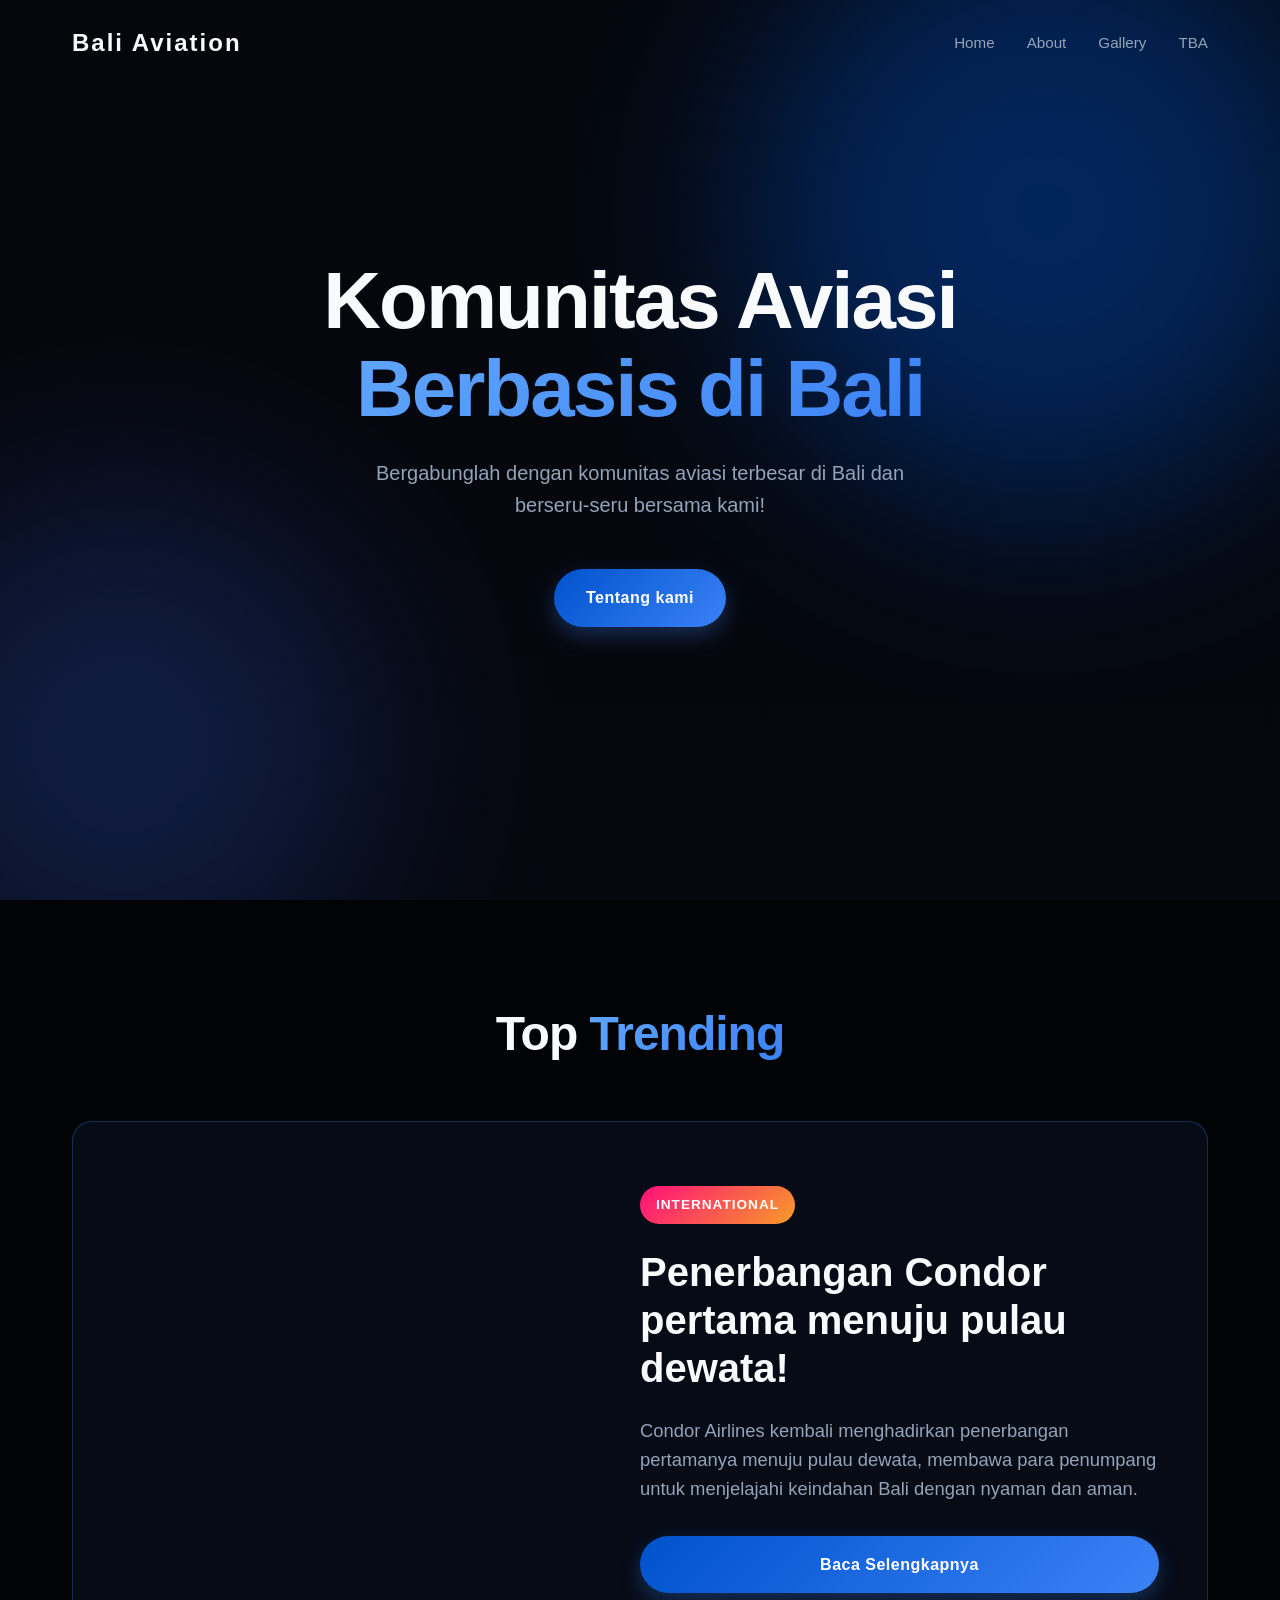
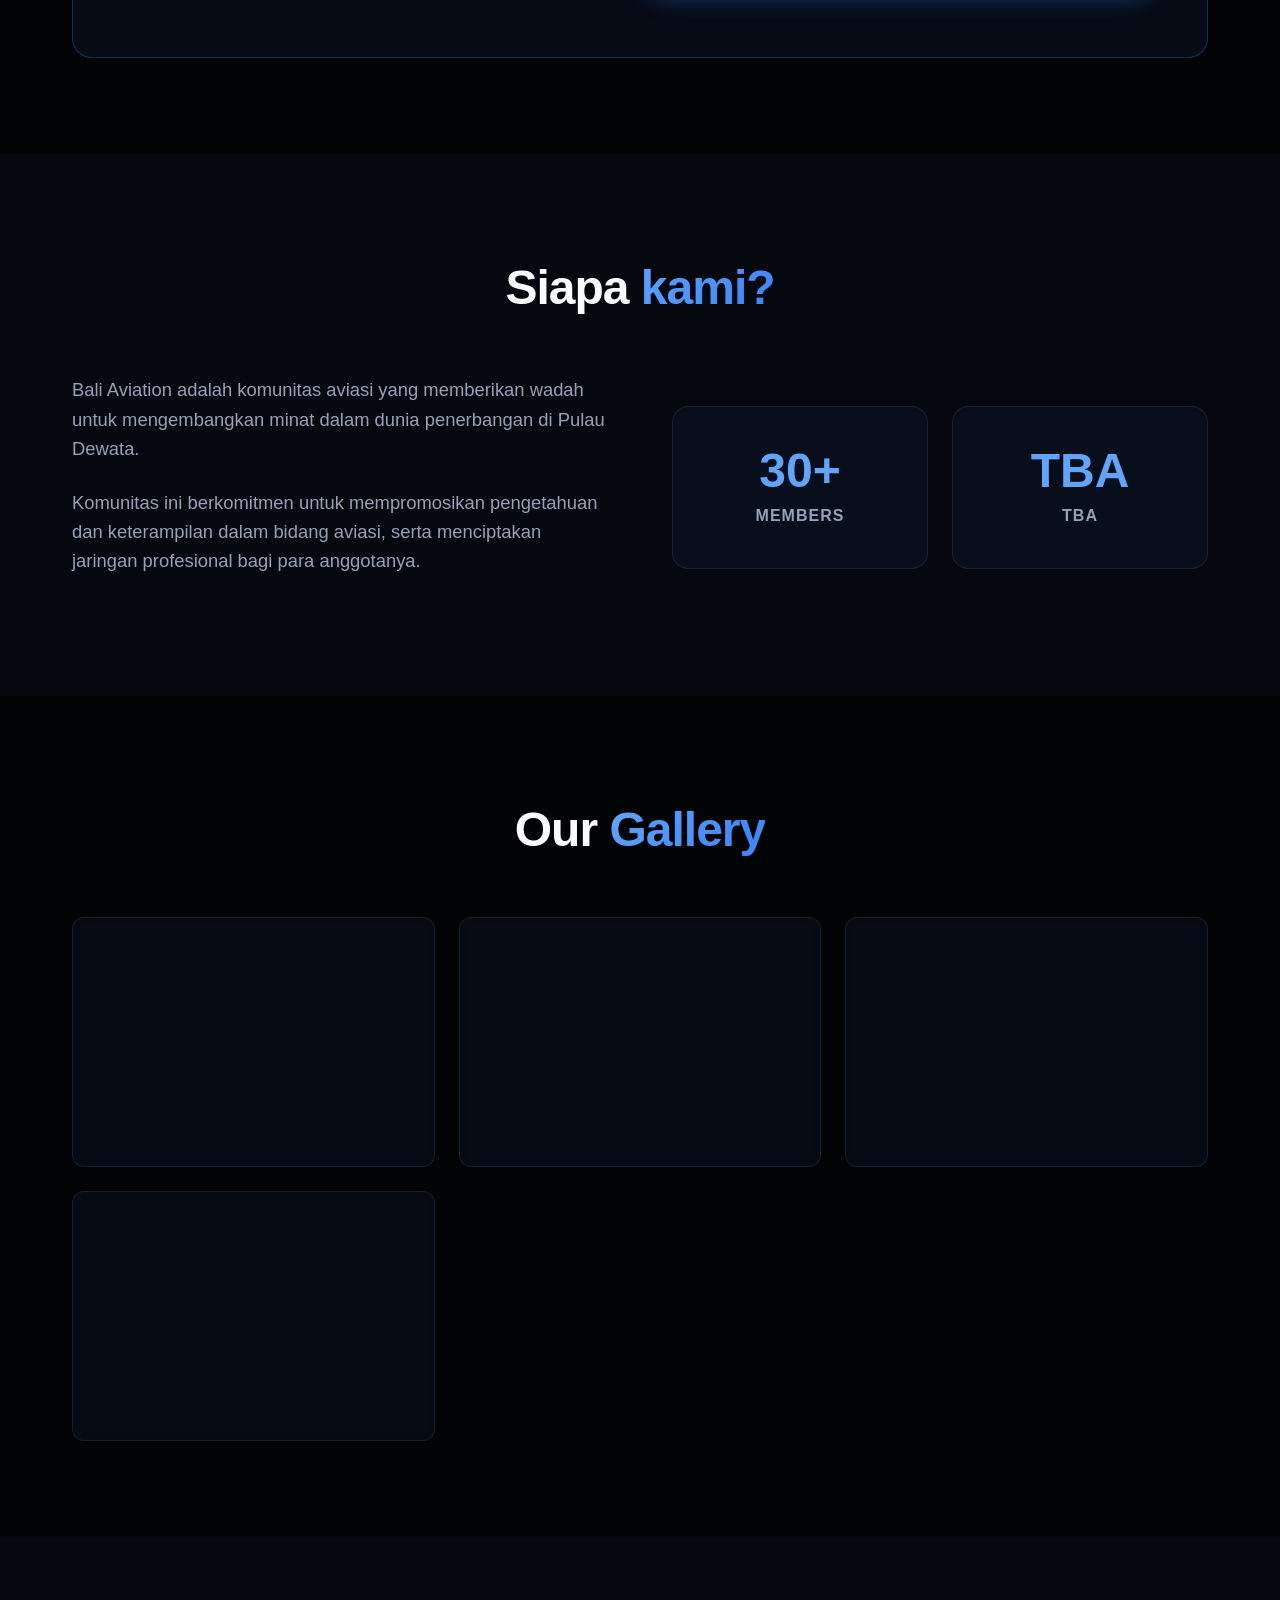
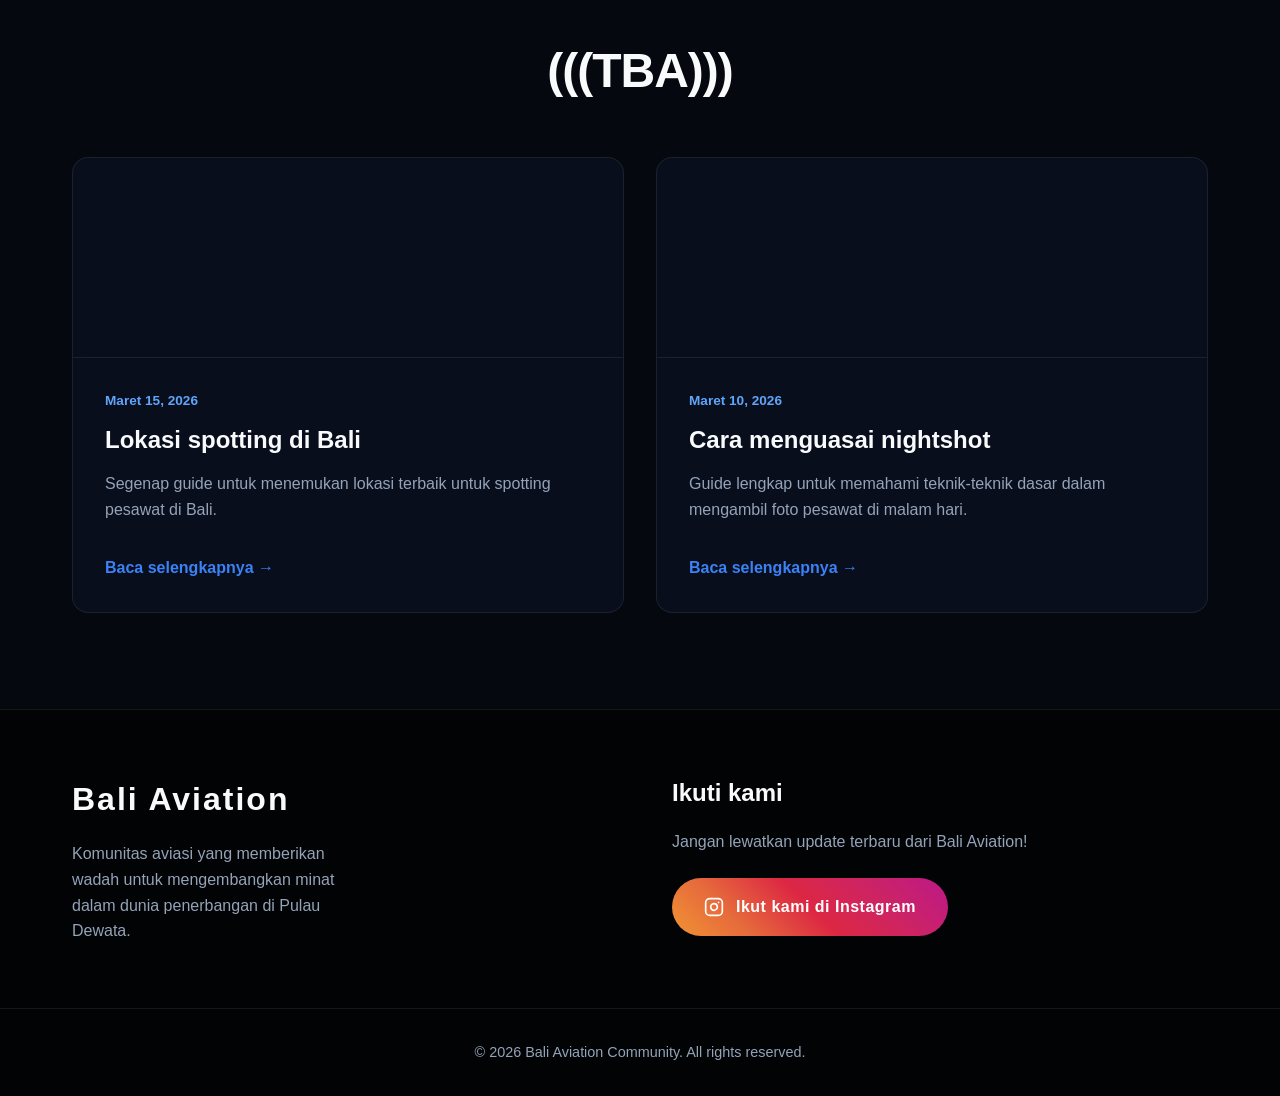
<file: index.html>
<!DOCTYPE html>
<html lang="en">
<head>
    <meta charset="UTF-8">
    <meta name="viewport" content="width=device-width, initial-scale=1.0">
    <title>BA | Bali Aviation Community</title>
    <link href="https://fonts.cdnfonts.com/css/google-sans" rel="stylesheet">
    <link rel="stylesheet" href="styles.css">
</head>
<body>
    <!-- Navbar -->
    <nav id="navbar" class="glass-nav">
        <div class="nav-container">
            <a href="#" class="logo">Bali Aviation</a>
            <div class="mobile-menu-btn" id="mobile-menu-btn">
                <span></span><span></span><span></span>
            </div>
            <ul class="nav-links" id="nav-links">
                <li><a href="#home">Home</a></li>
                <li><a href="#about">About</a></li>
                <li><a href="#gallery">Gallery</a></li>
                <li><a href="#blog">TBA</a></li>
            </ul>
        </div>
    </nav>

    <!-- Hero Section -->
    <header id="home" class="hero section-padding">
        <div class="hero-slider">
            <div class="slide active" style="background-image: url('https://images.unsplash.com/photo-1556388158-158ea5ccacbd?q=80&w=2670&auto=format&fit=crop&ixlib=rb-4.1.0&ixid=M3wxMjA3fDB8MHxwaG90by1wYWdlfHx8fGVufDB8fHx8fA%3D%3D');"></div>
            <div class="slide" style="background-image: url('https://images.unsplash.com/photo-1646167657553-75db7e634bf6?q=80&w=2670&auto=format&fit=crop&ixlib=rb-4.1.0&ixid=M3wxMjA3fDB8MHxwaG90by1wYWdlfHx8fGVufDB8fHx8fA%3D%3D');"></div>
            <div class="slide" style="background-image: url('https://images.unsplash.com/photo-1725309131402-3ea04a5a6649?q=80&w=2670&auto=format&fit=crop&ixlib=rb-4.1.0&ixid=M3wxMjA3fDB8MHxwaG90by1wYWdlfHx8fGVufDB8fHx8fA%3D%3D');"></div>
            <div class="slider-overlay"></div>
        </div>
                
        <div class="hero-content fade-in">
            <h1 class="hero-title">Komunitas Aviasi<br><span class="text-gradient">Berbasis di Bali</span></h1>
            <p class="hero-subtitle">Bergabunglah dengan komunitas aviasi terbesar di Bali dan berseru-seru bersama kami!</p>
            <a href="#about" class="btn btn-primary">Tentang kami</a>
        </div>
        <div class="hero-shapes">
            <div class="shape shape-1"></div>
            <div class="shape shape-2"></div>
        </div>
    </header>

    <!-- Highlighted Blog Section -->
    <section id="viral" class="section-padding bg-darker">
        <div class="container fade-in">
            <h2 class="section-title">Top <span class="text-gradient">Trending</span></h2>
            <div class="highlight-blog">
                <article class="highlight-card card-hover">
                    <div class="highlight-img" style="background-image: url('https://images.unsplash.com/photo-1684261979774-97d5da6fa121?q=80&w=2670&auto=format&fit=crop&ixlib=rb-4.1.0&ixid=M3wxMjA3fDB8MHxwaG90by1wYWdlfHx8fGVufDB8fHx8fA%3D%3D');"></div>
                    <div class="highlight-content">
                        <div class="viral-badge">international</div>
                        <h3>Penerbangan Condor pertama menuju pulau dewata!</h3>
                        <p>Condor Airlines kembali menghadirkan penerbangan pertamanya menuju pulau dewata, membawa para penumpang untuk menjelajahi keindahan Bali dengan nyaman dan aman.</p>
                        <a href="blog-post.html" class="btn btn-primary">Baca Selengkapnya</a>
                    </div>
                </article>
            </div>
        </div>
    </section>

    <!-- About Section -->
    <section id="about" class="about section-padding">
        <div class="container fade-in">
            <h2 class="section-title">Siapa<span class="text-gradient"> kami?</span></h2>
            <div class="about-grid">
                <div class="about-text">
                    <p>Bali Aviation adalah komunitas aviasi yang memberikan wadah untuk mengembangkan minat dalam dunia penerbangan di Pulau Dewata.</p>
                    <p>Komunitas ini berkomitmen untuk mempromosikan pengetahuan dan keterampilan dalam bidang aviasi, serta menciptakan jaringan profesional bagi para anggotanya.</p>
                </div>
                <div class="about-stats">
                    <div class="stat-card glass-card">
                        <h3>30+</h3>
                        <p>Members</p>
                    </div>
                    <div class="stat-card glass-card">
                        <h3>TBA</h3>
                        <p>TBA</p>
                    </div>
                </div>
            </div>
        </div>
    </section>

    <!-- Gallery Section -->
    <section id="gallery" class="gallery section-padding bg-darker">
        <div class="container fade-in">
            <h2 class="section-title">Our <span class="text-gradient">Gallery</span></h2>
            <div class="gallery-grid">
                <div class="gallery-item glass-card card-hover" style="background-image: url('https://cdn.jetphotos.com/full/5/509675_1737194310.jpg');">
                    <div class="gallery-overlay"><span>TBA</span></div>
                </div>
                <div class="gallery-item glass-card card-hover" style="background-image: url('https://cdn.jetphotos.com/full/6/884282_1765967837.jpg');">
                    <div class="gallery-overlay"><span>TBA</span></div>
                </div>
                <div class="gallery-item glass-card card-hover" style="background-image: url('https://cdn.jetphotos.com/full/6/880632_1772157683.jpg');">
                    <div class="gallery-overlay"><span>TBA</span></div>
                </div>
                <div class="gallery-item glass-card card-hover" style="background-image: url('https://cdn.jetphotos.com/full/5/612756_1687608404.jpg');">
                    <div class="gallery-overlay"><span>TBA</span></div>
                </div>
            </div>
        </div>
    </section>

    <!-- Blog Section -->
    <section id="blog" class="blog section-padding">
        <div class="container fade-in">
            <h2 class="section-title">(((TBA)))</span></h2>
            <div class="blog-grid">
                <article class="blog-card glass-card card-hover">
                    <div class="blog-img" style="background-image: url('https://cdn.jetphotos.com/full/5/686742_1732455173.jpg');"></div>
                    <div class="blog-content">
                        <span class="blog-date">Maret 15, 2026</span>
                        <h3>Lokasi spotting di Bali </h3>
                        <p>Segenap guide untuk menemukan lokasi terbaik untuk spotting pesawat di Bali.</p>
                        <a href="blog-post.html" class="read-more">Baca selengkapnya &rarr;</a>
                    </div>
                </article>
                <article class="blog-card glass-card card-hover">
                    <div class="blog-img" style="background-image: url('https://cdn.jetphotos.com/full/5/509675_1737194310.jpg');"></div>
                    <div class="blog-content">
                        <span class="blog-date">Maret 10, 2026</span>
                        <h3>Cara menguasai nightshot</h3>
                        <p>Guide lengkap untuk memahami teknik-teknik dasar dalam mengambil foto pesawat di malam hari.</p>
                        <a href="blog-post.html" class="read-more">Baca selengkapnya &rarr;</a>
                    </div>
                </article>
            </div>
        </div>
    </section>

    <!-- Footer -->
    <footer class="footer">
        <div class="container footer-content fade-in">
            <div class="footer-brand">
                <h2>Bali Aviation</h2>
                <p>Komunitas aviasi yang memberikan wadah untuk mengembangkan minat dalam dunia penerbangan di Pulau Dewata.</p>
            </div>
            <div class="footer-social">
                <h3>Ikuti kami</h3>
                <p>Jangan lewatkan update terbaru dari Bali Aviation!</p>
                <a href="https://instagram.com/" target="_blank" class="btn btn-instagram">
                    <svg xmlns="http://www.w3.org/2000/svg" width="20" height="20" viewBox="0 0 24 24" fill="none" stroke="currentColor" stroke-width="2" stroke-linecap="round" stroke-linejoin="round"><rect x="2" y="2" width="20" height="20" rx="5" ry="5"></rect><path d="M16 11.37A4 4 0 1 1 12.63 8 4 4 0 0 1 16 11.37z"></path><line x1="17.5" y1="6.5" x2="17.51" y2="6.5"></line></svg>
                    Ikut kami di Instagram
                </a>
            </div>
        </div>
        <div class="footer-bottom">
            <p>&copy; 2026 Bali Aviation Community. All rights reserved.</p>
        </div>
    </footer>

    <script src="script.js"></script>
</body>
</html>
</file>
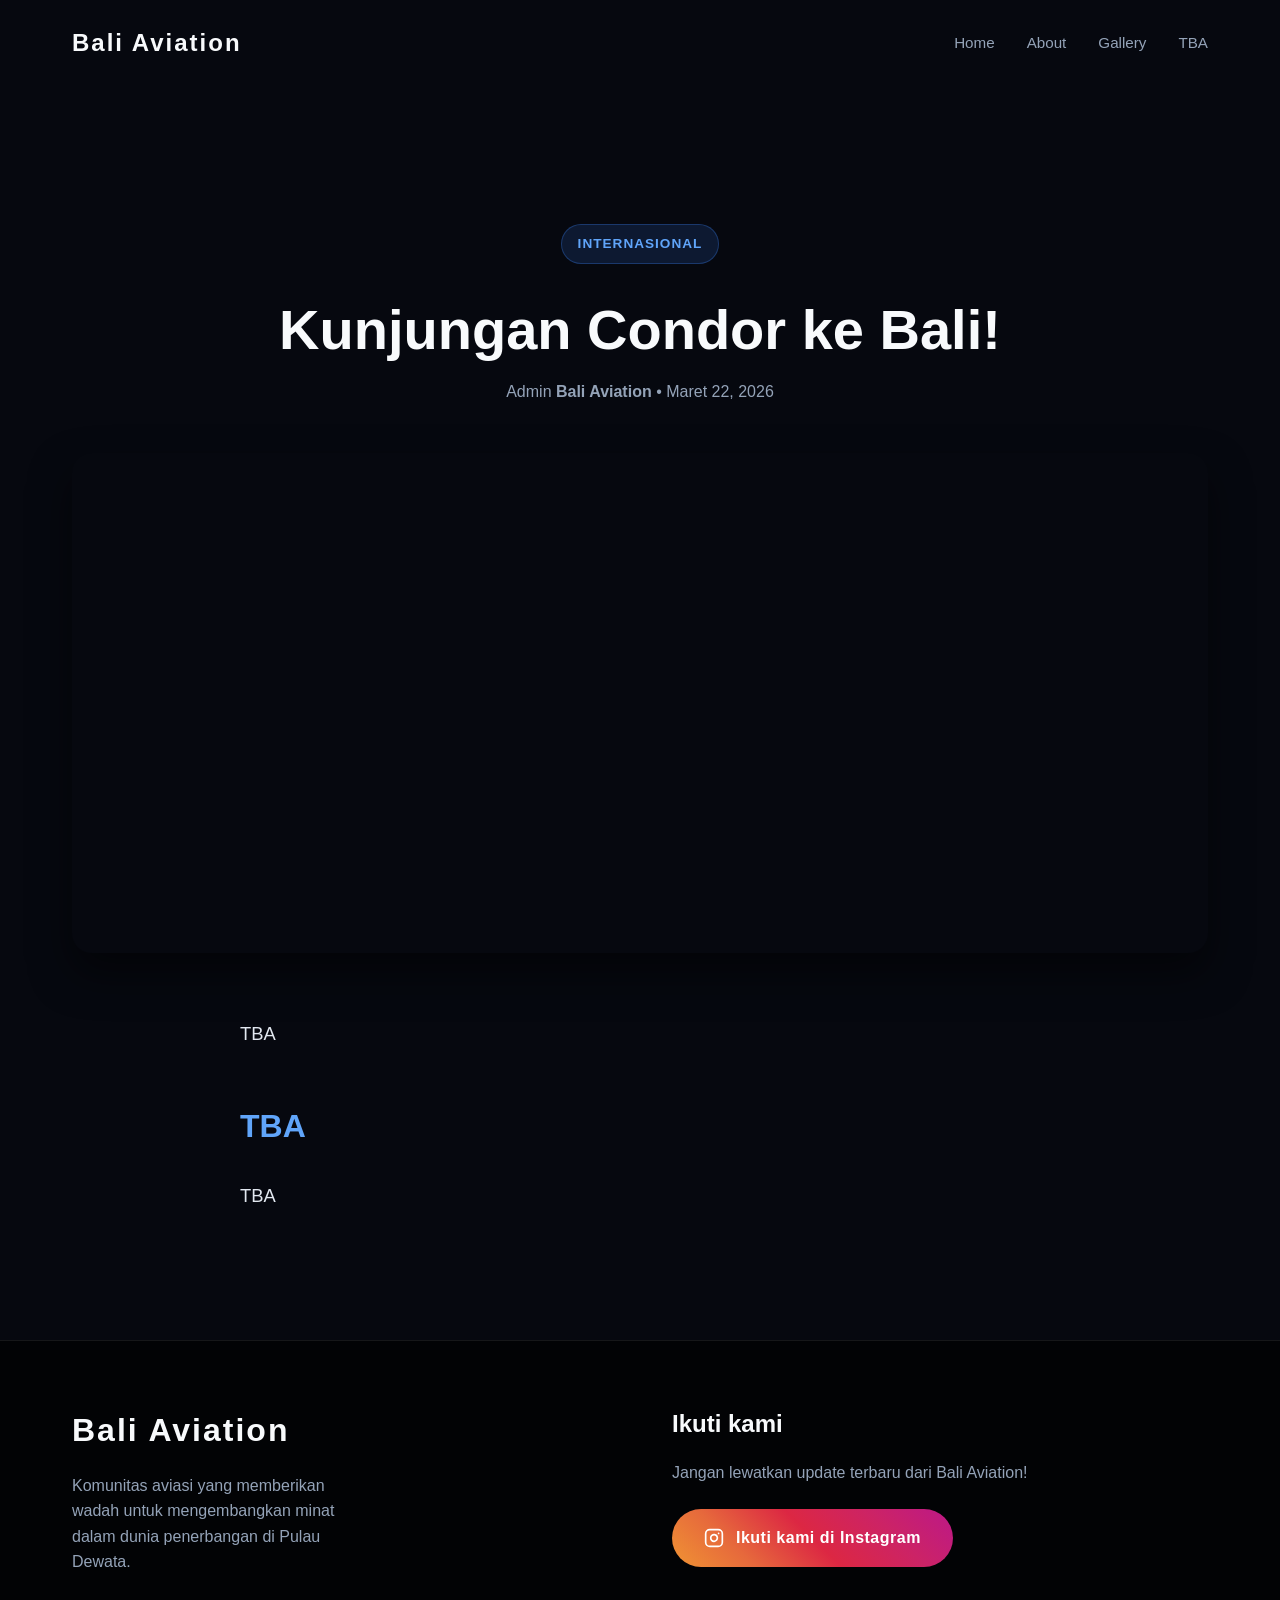
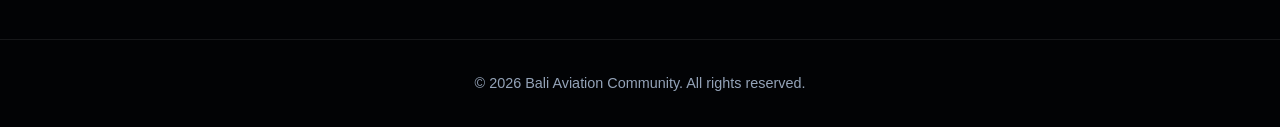
<file: blog-post.html>
<!DOCTYPE html>
<html lang="en">
<head>
    <meta charset="UTF-8">
    <meta name="viewport" content="width=device-width, initial-scale=1.0">
    <title>Informasi | BA</title>
    <link href="https://fonts.cdnfonts.com/css/google-sans" rel="stylesheet">
    <link rel="stylesheet" href="styles.css">
</head>
<body>
    <!-- Navbar -->
    <nav id="navbar" class="glass-nav">
        <div class="nav-container">
            <a href="index.html" class="logo">Bali Aviation</a>
            <div class="mobile-menu-btn" id="mobile-menu-btn">
                <span></span><span></span><span></span>
            </div>
            <ul class="nav-links" id="nav-links">
                <li><a href="index.html#home">Home</a></li>
                <li><a href="index.html#about">About</a></li>
                <li><a href="index.html#gallery">Gallery</a></li>
                <li><a href="index.html#blog">TBA</a></li>
            </ul>
        </div>
    </nav>

    <!-- Blog Post Content -->
    <article class="container section-padding fade-in">
        <div class="post-header">
            <div class="badge">Internasional</div>
            <h1 class="post-title">Kunjungan Condor ke Bali!</h1>
            <div class="post-meta">
                <span>Admin <strong>Bali Aviation</strong></span> • <span>Maret 22, 2026</span>
            </div>
        </div>

        <div class="post-hero-img" style="background-image: url('https://images.unsplash.com/photo-1684261979774-97d5da6fa121?q=80&w=2670&auto=format&fit=crop&ixlib=rb-4.1.0&ixid=M3wxMjA3fDB8MHxwaG90by1wYWdlfHx8fGVufDB8fHx8fA%3D%3D');"></div>

        <div class="post-body">
            <p>TBA</p>
            <h2>TBA</h2>
            <p>TBA</p>
    </article>

    <!-- Footer -->
    <footer class="footer">
        <div class="container footer-content fade-in">
            <div class="footer-brand">
                <h2>Bali Aviation</h2>
                <p>Komunitas aviasi yang memberikan wadah untuk mengembangkan minat dalam dunia penerbangan di Pulau Dewata.</p>
            </div>
            <div class="footer-social">
                <h3>Ikuti kami</h3>
                <p>Jangan lewatkan update terbaru dari Bali Aviation!</p>
                <a href="https://instagram.com/" target="_blank" class="btn btn-instagram">
                    <svg xmlns="http://www.w3.org/2000/svg" width="20" height="20" viewBox="0 0 24 24" fill="none" stroke="currentColor" stroke-width="2" stroke-linecap="round" stroke-linejoin="round"><rect x="2" y="2" width="20" height="20" rx="5" ry="5"></rect><path d="M16 11.37A4 4 0 1 1 12.63 8 4 4 0 0 1 16 11.37z"></path><line x1="17.5" y1="6.5" x2="17.51" y2="6.5"></line></svg>
                    Ikuti kami di Instagram
                </a>
            </div>
        </div>
        <div class="footer-bottom">
            <p>&copy; 2026 Bali Aviation Community. All rights reserved.</p>
        </div>
    </footer>

    <script src="script.js"></script>
</body>
</html>
</file>
<file: styles.css>
/* Base & Typography */
:root {
    --bg-main: #06080F;
    --bg-darker: #020305;
    --primary-blue: #0052cc;
    --accent-blue: #3B82F6;
    --accent-light: #60A5FA;
    --text-main: #F8FAFC;
    --text-muted: #94A3B8;
    --glass-bg: rgba(13, 25, 48, 0.4);
    --glass-border: rgba(255, 255, 255, 0.08);
}

* {
    margin: 0;
    padding: 0;
    box-sizing: border-box;
    font-family: 'Product Sans', 'Google Sans', sans-serif;
}

body {
    background-color: var(--bg-main);
    color: var(--text-main);
    line-height: 1.6;
    overflow-x: hidden;
}

html {
    scroll-behavior: smooth;
}

a {
    text-decoration: none;
    color: inherit;
}

/* Utilities */
.container {
    max-width: 1200px;
    margin: 0 auto;
    padding: 0 2rem;
}

.section-padding {
    padding-top: 6rem;
    padding-bottom: 6rem;
}

.bg-darker {
    background-color: var(--bg-darker);
}

.text-gradient {
    background: linear-gradient(135deg, var(--accent-light), var(--accent-blue));
    -webkit-background-clip: text;
    -webkit-text-fill-color: transparent;
    background-clip: text;
}

.glass-card {
    background: var(--glass-bg);
    border: 1px solid var(--glass-border);
    border-radius: 16px;
    backdrop-filter: blur(12px);
    -webkit-backdrop-filter: blur(12px);
}

.card-hover {
    transition: transform 0.4s ease, box-shadow 0.4s ease, border-color 0.4s ease;
}

.card-hover:hover {
    transform: translateY(-8px);
    box-shadow: 0 20px 40px rgba(0, 0, 0, 0.4);
    border-color: rgba(255, 255, 255, 0.15);
}

.btn {
    display: inline-flex;
    align-items: center;
    justify-content: center;
    padding: 1rem 2rem;
    border-radius: 30px;
    font-weight: 600;
    letter-spacing: 0.5px;
    transition: all 0.3s ease;
    cursor: pointer;
    border: none;
}

.btn-primary {
    background: linear-gradient(135deg, var(--primary-blue), var(--accent-blue));
    color: white;
    box-shadow: 0 8px 20px rgba(59, 130, 246, 0.3);
}

.btn-primary:hover {
    box-shadow: 0 12px 28px rgba(59, 130, 246, 0.5);
    transform: translateY(-2px);
}

.section-title {
    font-size: 3rem;
    font-weight: 800;
    margin-bottom: 3rem;
    text-align: center;
    letter-spacing: -1px;
}

/* Navbar */
.glass-nav {
    position: fixed;
    top: 0;
    width: 100%;
    z-index: 1000;
    transition: all 0.4s ease;
    padding: 1.5rem 0;
}

.glass-nav.scrolled {
    background: rgba(6, 8, 15, 0.85);
    backdrop-filter: blur(16px);
    -webkit-backdrop-filter: blur(16px);
    padding: 1rem 0;
    border-bottom: 1px solid var(--glass-border);
}

.nav-container {
    max-width: 1200px;
    margin: 0 auto;
    padding: 0 2rem;
    display: flex;
    justify-content: space-between;
    align-items: center;
}

.logo {
    font-size: 1.5rem;
    font-weight: 800;
    letter-spacing: 2px;
    color: var(--text-main);
}

.nav-links {
    list-style: none;
    display: flex;
    gap: 2rem;
}

.mobile-menu-btn {
    display: none;
    flex-direction: column;
    gap: 5px;
    cursor: pointer;
    z-index: 1001;
}

.mobile-menu-btn span {
    width: 25px;
    height: 3px;
    background-color: var(--text-main);
    transition: all 0.3s ease;
    border-radius: 3px;
}

.mobile-menu-btn.active span:nth-child(1) {
    transform: translateY(8px) rotate(45deg);
}

.mobile-menu-btn.active span:nth-child(2) {
    opacity: 0;
}

.mobile-menu-btn.active span:nth-child(3) {
    transform: translateY(-8px) rotate(-45deg);
}

.nav-links li a {
    font-size: 0.95rem;
    font-weight: 500;
    color: var(--text-muted);
    transition: color 0.3s ease;
}

.nav-links li a:hover {
    color: var(--text-main);
}

/* Hero Section */
.hero {
    min-height: 100vh;
    display: flex;
    align-items: center;
    position: relative;
    overflow: hidden;
    padding-top: 5rem;
}

.hero-content {
    max-width: 800px;
    margin: 0 auto;
    text-align: center;
    position: relative;
    z-index: 10;
}

.badge {
    display: inline-block;
    padding: 0.5rem 1rem;
    background: rgba(59, 130, 246, 0.15);
    border: 1px solid rgba(59, 130, 246, 0.3);
    color: var(--accent-light);
    border-radius: 30px;
    font-size: 0.85rem;
    font-weight: 600;
    margin-bottom: 2rem;
    letter-spacing: 1px;
    text-transform: uppercase;
}

.hero-title {
    font-size: 5rem;
    font-weight: 800;
    line-height: 1.1;
    margin-bottom: 1.5rem;
    letter-spacing: -2px;
}

.hero-subtitle {
    font-size: 1.25rem;
    color: var(--text-muted);
    margin-bottom: 3rem;
    max-width: 600px;
    margin-left: auto;
    margin-right: auto;
}

.hero-slider {
    position: absolute;
    inset: 0;
    width: 100%;
    height: 100%;
    z-index: 0;
}
.hero-slider .slide {
    position: absolute;
    inset: 0;
    width: 100%;
    height: 100%;
    background-size: cover;
    background-position: center;
    opacity: 0;
    transition: opacity 1s ease-in-out;
    z-index: 1;
}
.hero-slider .slide.active {
    opacity: 1;
    z-index: 2;
}
.slider-overlay {
    position: absolute;
    inset: 0;
    width: 100%;
    height: 100%;
    background: linear-gradient(to bottom, rgba(2, 3, 5, 0.3), rgba(6, 8, 15, 0.95));
    z-index: 3;
}

/* Slider Controls */
.slider-btn {
    position: absolute;
    top: 50%;
    transform: translateY(-50%);
    background: rgba(255, 255, 255, 0.05);
    color: var(--text-main);
    border: 1px solid var(--glass-border);
    width: 60px;
    height: 60px;
    border-radius: 50%;
    display: flex;
    justify-content: center;
    align-items: center;
    cursor: pointer;
    z-index: 20;
    transition: all 0.3s ease;
    backdrop-filter: blur(8px);
    -webkit-backdrop-filter: blur(8px);
}
.slider-btn:hover {
    background: rgba(59, 130, 246, 0.2);
    border-color: var(--accent-blue);
    transform: translateY(-50%) scale(1.1);
}
.prev-btn { left: 3rem; }
.next-btn { right: 3rem; }

.hero-shapes {
    position: absolute;
    top: 0;
    left: 0;
    width: 100%;
    height: 100%;
    z-index: 1;
    overflow: hidden;
    pointer-events: none;
}

.shape {
    position: absolute;
    filter: blur(100px);
    border-radius: 50%;
    opacity: 0.4;
}

.shape-1 {
    top: -10%;
    right: -5%;
    width: 600px;
    height: 600px;
    background: var(--primary-blue);
    animation: float 10s infinite alternate;
}

.shape-2 {
    bottom: -10%;
    left: -10%;
    width: 500px;
    height: 500px;
    background: #1e3a8a;
    animation: float 8s infinite alternate-reverse;
}

@keyframes float {
    0% { transform: translateY(0) scale(1); }
    100% { transform: translateY(-30px) scale(1.1); }
}

/* About Section */
.about-grid {
    display: grid;
    grid-template-columns: 1fr 1fr;
    gap: 4rem;
    align-items: center;
}

.about-text p {
    font-size: 1.15rem;
    color: var(--text-muted);
    margin-bottom: 1.5rem;
}

.about-stats {
    display: grid;
    grid-template-columns: 1fr 1fr;
    gap: 1.5rem;
}

.stat-card {
    padding: 2.5rem 2rem;
    text-align: center;
}

.stat-card h3 {
    font-size: 3rem;
    font-weight: 800;
    color: var(--accent-light);
    margin-bottom: 0.5rem;
    line-height: 1;
}

.stat-card p {
    font-size: 1rem;
    font-weight: 600;
    color: var(--text-muted);
    text-transform: uppercase;
    letter-spacing: 1px;
}

/* Gallery Section */
.gallery-grid {
    display: grid;
    grid-template-columns: repeat(auto-fit, minmax(min(100%, 280px), 1fr));
    grid-auto-rows: 250px;
    gap: 1.5rem;
}

.gallery-item {
    position: relative;
    overflow: hidden;
    background-size: cover;
    background-position: center;
    border-radius: 12px;
}

.span-col-2 {
    grid-column: auto; /* Disabled explicit span to maintain fluid grid */
}

.gallery-overlay {
    position: absolute;
    inset: 0;
    background: linear-gradient(to top, rgba(0,0,0,0.8) 0%, rgba(0,0,0,0) 100%);
    display: flex;
    align-items: flex-end;
    padding: 1.5rem;
    opacity: 0;
    transition: opacity 0.3s ease;
}

.gallery-item:hover .gallery-overlay {
    opacity: 1;
}

.gallery-overlay span {
    font-size: 1.25rem;
    font-weight: 600;
    color: white;
}

/* Blog Section */
.blog-grid {
    display: grid;
    grid-template-columns: repeat(auto-fit, minmax(min(100%, 300px), 1fr));
    gap: 2rem;
}

.blog-card {
    display: flex;
    flex-direction: column;
    overflow: hidden;
}

.blog-img {
    height: 200px;
    background-size: cover;
    background-position: center;
    border-bottom: 1px solid var(--glass-border);
}

.blog-content {
    padding: 2rem;
    display: flex;
    flex-direction: column;
    flex-grow: 1;
}

.blog-date {
    font-size: 0.85rem;
    color: var(--accent-light);
    margin-bottom: 0.75rem;
    font-weight: 600;
}

.blog-content h3 {
    font-size: 1.5rem;
    margin-bottom: 1rem;
    line-height: 1.3;
}

.blog-content p {
    color: var(--text-muted);
    margin-bottom: 2rem;
    flex-grow: 1;
}

.read-more {
    font-weight: 600;
    color: var(--accent-blue);
    display: inline-flex;
    align-items: center;
    transition: color 0.3s ease;
}

.read-more:hover {
    color: var(--accent-light);
}

/* Highlighted Blog Section */
.highlight-blog {
    display: flex;
    flex-direction: column;
    gap: 2rem;
}
.highlight-card {
    display: flex;
    background: var(--glass-bg);
    border: 1px solid rgba(59, 130, 246, 0.3);
    border-radius: 20px;
    overflow: hidden;
    position: relative;
}
.highlight-img {
    flex: 1;
    min-height: 350px;
    background-size: cover;
    background-position: center;
}
.highlight-content {
    flex: 1;
    padding: 4rem 3rem;
    display: flex;
    flex-direction: column;
    justify-content: center;
}
.viral-badge {
    display: inline-flex;
    align-items: center;
    gap: 0.5rem;
    background: linear-gradient(135deg, #ff0f7b, #f89b29);
    color: white;
    padding: 0.5rem 1rem;
    border-radius: 30px;
    font-size: 0.85rem;
    font-weight: 800;
    text-transform: uppercase;
    letter-spacing: 1px;
    margin-bottom: 1.5rem;
    align-self: flex-start;
}
.highlight-content h3 {
    font-size: 2.5rem;
    margin-bottom: 1.5rem;
    line-height: 1.2;
}
.highlight-content p {
    font-size: 1.15rem;
    color: var(--text-muted);
    margin-bottom: 2rem;
}

/* Blog Post Page */
.post-header {
    margin-top: 8rem;
    text-align: center;
    margin-bottom: 3rem;
}
.post-title {
    font-size: 3.5rem;
    font-weight: 800;
    margin-bottom: 1rem;
    line-height: 1.2;
}
.post-meta {
    color: var(--text-muted);
    font-size: 1rem;
    margin-bottom: 2rem;
}
.post-hero-img {
    width: 100%;
    height: 500px;
    background-size: cover;
    background-position: center;
    border-radius: 20px;
    margin-bottom: 4rem;
    box-shadow: 0 20px 40px rgba(0,0,0,0.5);
}
.post-body {
    max-width: 800px;
    margin: 0 auto;
    font-size: 1.15rem;
    line-height: 1.8;
    color: #e2e8f0;
}
.post-body p {
    margin-bottom: 2rem;
}
.post-body h2 {
    font-size: 2rem;
    margin: 3rem 0 1.5rem;
    color: var(--accent-light);
}

/* Footer */
.footer {
    background-color: #020305;
    border-top: 1px solid var(--glass-border);
    padding-top: 4rem;
}

.footer-content {
    display: grid;
    grid-template-columns: 1fr 1fr;
    gap: 4rem;
    margin-bottom: 4rem;
}

.footer-brand h2 {
    font-size: 2rem;
    font-weight: 800;
    letter-spacing: 2px;
    margin-bottom: 1rem;
}

.footer-brand p {
    color: var(--text-muted);
    max-width: 300px;
}

.footer-social h3 {
    font-size: 1.5rem;
    margin-bottom: 1rem;
}

.footer-social p {
    color: var(--text-muted);
    margin-bottom: 1.5rem;
}

.btn-instagram {
    background: linear-gradient(45deg, #f09433 0%, #e6683c 25%, #dc2743 50%, #cc2366 75%, #bc1888 100%);
    color: white;
    gap: 0.75rem;
}

.btn-instagram:hover {
    box-shadow: 0 10px 25px rgba(220, 39, 67, 0.4);
    transform: translateY(-2px);
}

.footer-bottom {
    text-align: center;
    padding: 2rem 0;
    border-top: 1px solid var(--glass-border);
    color: var(--text-muted);
    font-size: 0.9rem;
}

/* Animations */
.fade-in {
    opacity: 0;
    transform: translateY(30px);
    transition: opacity 0.8s ease, transform 0.8s ease;
}

.fade-in.appear {
    opacity: 1;
    transform: translateY(0);
}

/* Responsive */
@media (min-width: 993px) {
    .span-col-2 { grid-column: span 2; }
}

@media (max-width: 992px) {
    .hero-title { font-size: 4rem; }
    .about-grid { grid-template-columns: 1fr; gap: 3rem; }
    .highlight-card { flex-direction: column; }
    .highlight-img { min-height: 250px; }
    .highlight-content { padding: 2.5rem 2rem; }
    .post-hero-img { height: 300px; }
    .post-title { font-size: 2.5rem; }
}

@media (max-width: 768px) {
    .mobile-menu-btn { display: flex; }
    
    .nav-links {
        position: fixed;
        top: 0;
        right: -100%;
        width: 70%;
        height: 100vh;
        background: rgba(6, 8, 15, 0.95);
        backdrop-filter: blur(20px);
        -webkit-backdrop-filter: blur(20px);
        flex-direction: column;
        justify-content: center;
        align-items: center;
        transition: right 0.4s ease;
        border-left: 1px solid var(--glass-border);
    }
    
    .nav-links.active { right: 0; }
    
    .nav-links li a { font-size: 1.25rem; }
    
    .hero-title { font-size: 3rem; }
    .hero-subtitle { font-size: 1.1rem; }
    
    .slider-btn { width: 45px; height: 45px; }
    .slider-btn svg { width: 24px; height: 24px; }
    .prev-btn { left: 1rem; }
    .next-btn { right: 1rem; }
    
    .container { padding: 0 1.25rem; }
    .section-padding { padding-top: 4rem; padding-bottom: 4rem; }
    .section-title { font-size: 2.2rem; margin-bottom: 2rem; }
    
    .about-text p { font-size: 1rem; }
    
    .footer-content { grid-template-columns: 1fr; gap: 2rem; text-align: center; }
    .footer-brand p { margin: 0 auto; }
    .viral-badge { align-self: center; }
    
    .post-header { margin-top: 6rem; }
    .post-title { font-size: 2rem; }
    .post-hero-img { height: 250px; }
}

@media (max-width: 480px) {
    .hero-title { font-size: 2.5rem; }
    .highlight-content h3 { font-size: 1.8rem; }
    .highlight-img { min-height: 200px; }
    .highlight-content { padding: 2rem 1.5rem; }
}
</file>
